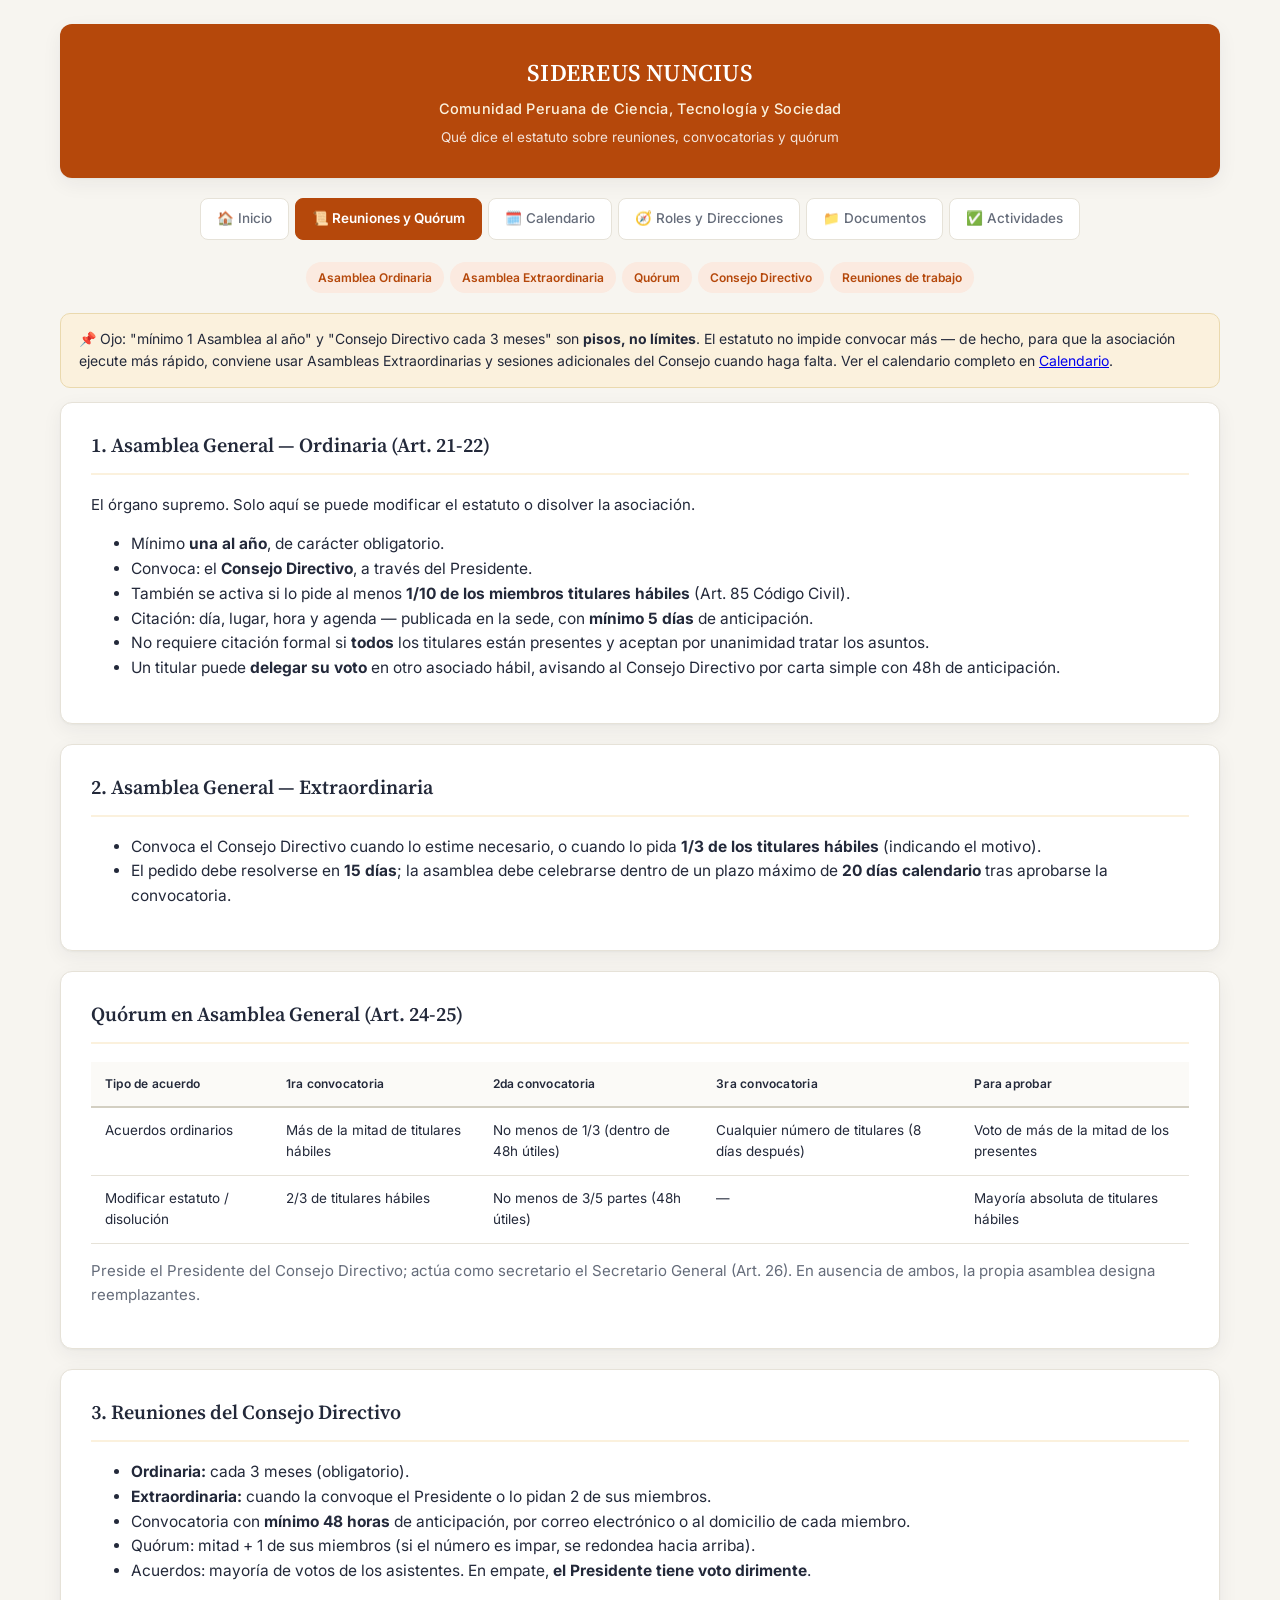
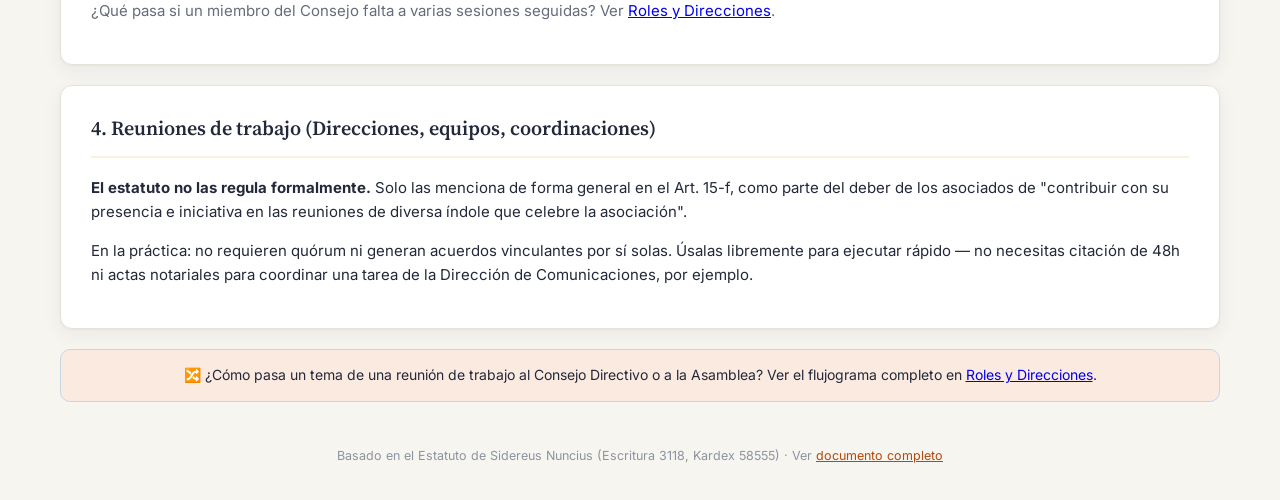
<file: convocatorias.html>
<!DOCTYPE html>
<html lang="es">
<head>
<meta charset="UTF-8">
<meta name="viewport" content="width=device-width, initial-scale=1.0">
<title>Reuniones y Quórum — Sidereus Nuncius</title>
<link rel="stylesheet" href="css/styles.css">
</head>
<body>
<div class="container">

  <header class="top">
    <div>
      <h1>SIDEREUS NUNCIUS <span>Comunidad Peruana de Ciencia, Tecnología y Sociedad</span></h1>
      <p>Qué dice el estatuto sobre reuniones, convocatorias y quórum</p>
    </div>
  </header>

  <nav class="mainnav">
    <a href="index.html">🏠 Inicio</a>
    <a href="convocatorias.html" class="active">📜 Reuniones y Quórum</a>
    <a href="asambleas.html">🗓️ Calendario</a>
    <a href="direcciones.html">🧭 Roles y Direcciones</a>
    <a href="documentos.html">📁 Documentos</a>
    <a href="actividades.html">✅ Actividades</a>
  </nav>

  <div class="quicknav">
    <a href="#ordinaria">Asamblea Ordinaria</a>
    <a href="#extraordinaria">Asamblea Extraordinaria</a>
    <a href="#quorum">Quórum</a>
    <a href="#consejo">Consejo Directivo</a>
    <a href="#trabajo">Reuniones de trabajo</a>
  </div>

  <div class="note-box">
    📌 Ojo: "mínimo 1 Asamblea al año" y "Consejo Directivo cada 3 meses" son <strong>pisos, no límites</strong>. El estatuto no impide convocar más — de hecho, para que la asociación ejecute más rápido, conviene usar Asambleas Extraordinarias y sesiones adicionales del Consejo cuando haga falta. Ver el calendario completo en <a href="asambleas.html">Calendario</a>.
  </div>

  <div class="card" id="ordinaria">
    <h2>1. Asamblea General — Ordinaria (Art. 21-22)</h2>
    <p>El órgano supremo. Solo aquí se puede modificar el estatuto o disolver la asociación.</p>
    <ul>
      <li>Mínimo <strong>una al año</strong>, de carácter obligatorio.</li>
      <li>Convoca: el <strong>Consejo Directivo</strong>, a través del Presidente.</li>
      <li>También se activa si lo pide al menos <strong>1/10 de los miembros titulares hábiles</strong> (Art. 85 Código Civil).</li>
      <li>Citación: día, lugar, hora y agenda — publicada en la sede, con <strong>mínimo 5 días</strong> de anticipación.</li>
      <li>No requiere citación formal si <strong>todos</strong> los titulares están presentes y aceptan por unanimidad tratar los asuntos.</li>
      <li>Un titular puede <strong>delegar su voto</strong> en otro asociado hábil, avisando al Consejo Directivo por carta simple con 48h de anticipación.</li>
    </ul>
  </div>

  <div class="card" id="extraordinaria">
    <h2>2. Asamblea General — Extraordinaria</h2>
    <ul>
      <li>Convoca el Consejo Directivo cuando lo estime necesario, o cuando lo pida <strong>1/3 de los titulares hábiles</strong> (indicando el motivo).</li>
      <li>El pedido debe resolverse en <strong>15 días</strong>; la asamblea debe celebrarse dentro de un plazo máximo de <strong>20 días calendario</strong> tras aprobarse la convocatoria.</li>
    </ul>
  </div>

  <div class="card" id="quorum">
    <h2>Quórum en Asamblea General (Art. 24-25)</h2>
    <div class="table-wrapper">
      <table>
        <thead><tr><th>Tipo de acuerdo</th><th>1ra convocatoria</th><th>2da convocatoria</th><th>3ra convocatoria</th><th>Para aprobar</th></tr></thead>
        <tbody>
          <tr>
            <td>Acuerdos ordinarios</td>
            <td>Más de la mitad de titulares hábiles</td>
            <td>No menos de 1/3 (dentro de 48h útiles)</td>
            <td>Cualquier número de titulares (8 días después)</td>
            <td>Voto de más de la mitad de los presentes</td>
          </tr>
          <tr>
            <td>Modificar estatuto / disolución</td>
            <td>2/3 de titulares hábiles</td>
            <td>No menos de 3/5 partes (48h útiles)</td>
            <td>—</td>
            <td>Mayoría absoluta de titulares hábiles</td>
          </tr>
        </tbody>
      </table>
    </div>
    <p class="dim">Preside el Presidente del Consejo Directivo; actúa como secretario el Secretario General (Art. 26). En ausencia de ambos, la propia asamblea designa reemplazantes.</p>
  </div>

  <div class="card" id="consejo">
    <h2>3. Reuniones del Consejo Directivo</h2>
    <ul>
      <li><strong>Ordinaria:</strong> cada 3 meses (obligatorio).</li>
      <li><strong>Extraordinaria:</strong> cuando la convoque el Presidente o lo pidan 2 de sus miembros.</li>
      <li>Convocatoria con <strong>mínimo 48 horas</strong> de anticipación, por correo electrónico o al domicilio de cada miembro.</li>
      <li>Quórum: mitad + 1 de sus miembros (si el número es impar, se redondea hacia arriba).</li>
      <li>Acuerdos: mayoría de votos de los asistentes. En empate, <strong>el Presidente tiene voto dirimente</strong>.</li>
    </ul>
    <p class="dim">¿Qué pasa si un miembro del Consejo falta a varias sesiones seguidas? Ver <a href="direcciones.html">Roles y Direcciones</a>.</p>
  </div>

  <div class="card" id="trabajo">
    <h2>4. Reuniones de trabajo (Direcciones, equipos, coordinaciones)</h2>
    <p><strong>El estatuto no las regula formalmente.</strong> Solo las menciona de forma general en el Art. 15-f, como parte del deber de los asociados de "contribuir con su presencia e iniciativa en las reuniones de diversa índole que celebre la asociación".</p>
    <p>En la práctica: no requieren quórum ni generan acuerdos vinculantes por sí solas. Úsalas libremente para ejecutar rápido — no necesitas citación de 48h ni actas notariales para coordinar una tarea de la Dirección de Comunicaciones, por ejemplo.</p>
  </div>

  <div class="note-box info" style="text-align:center;">
    🔀 ¿Cómo pasa un tema de una reunión de trabajo al Consejo Directivo o a la Asamblea? Ver el flujograma completo en <a href="direcciones.html">Roles y Direcciones</a>.
  </div>

  <footer class="site">
    Basado en el Estatuto de Sidereus Nuncius (Escritura 3118, Kardex 58555) · Ver <a href="documentos.html">documento completo</a>
  </footer>

</div>
</body>
</html>
</file>
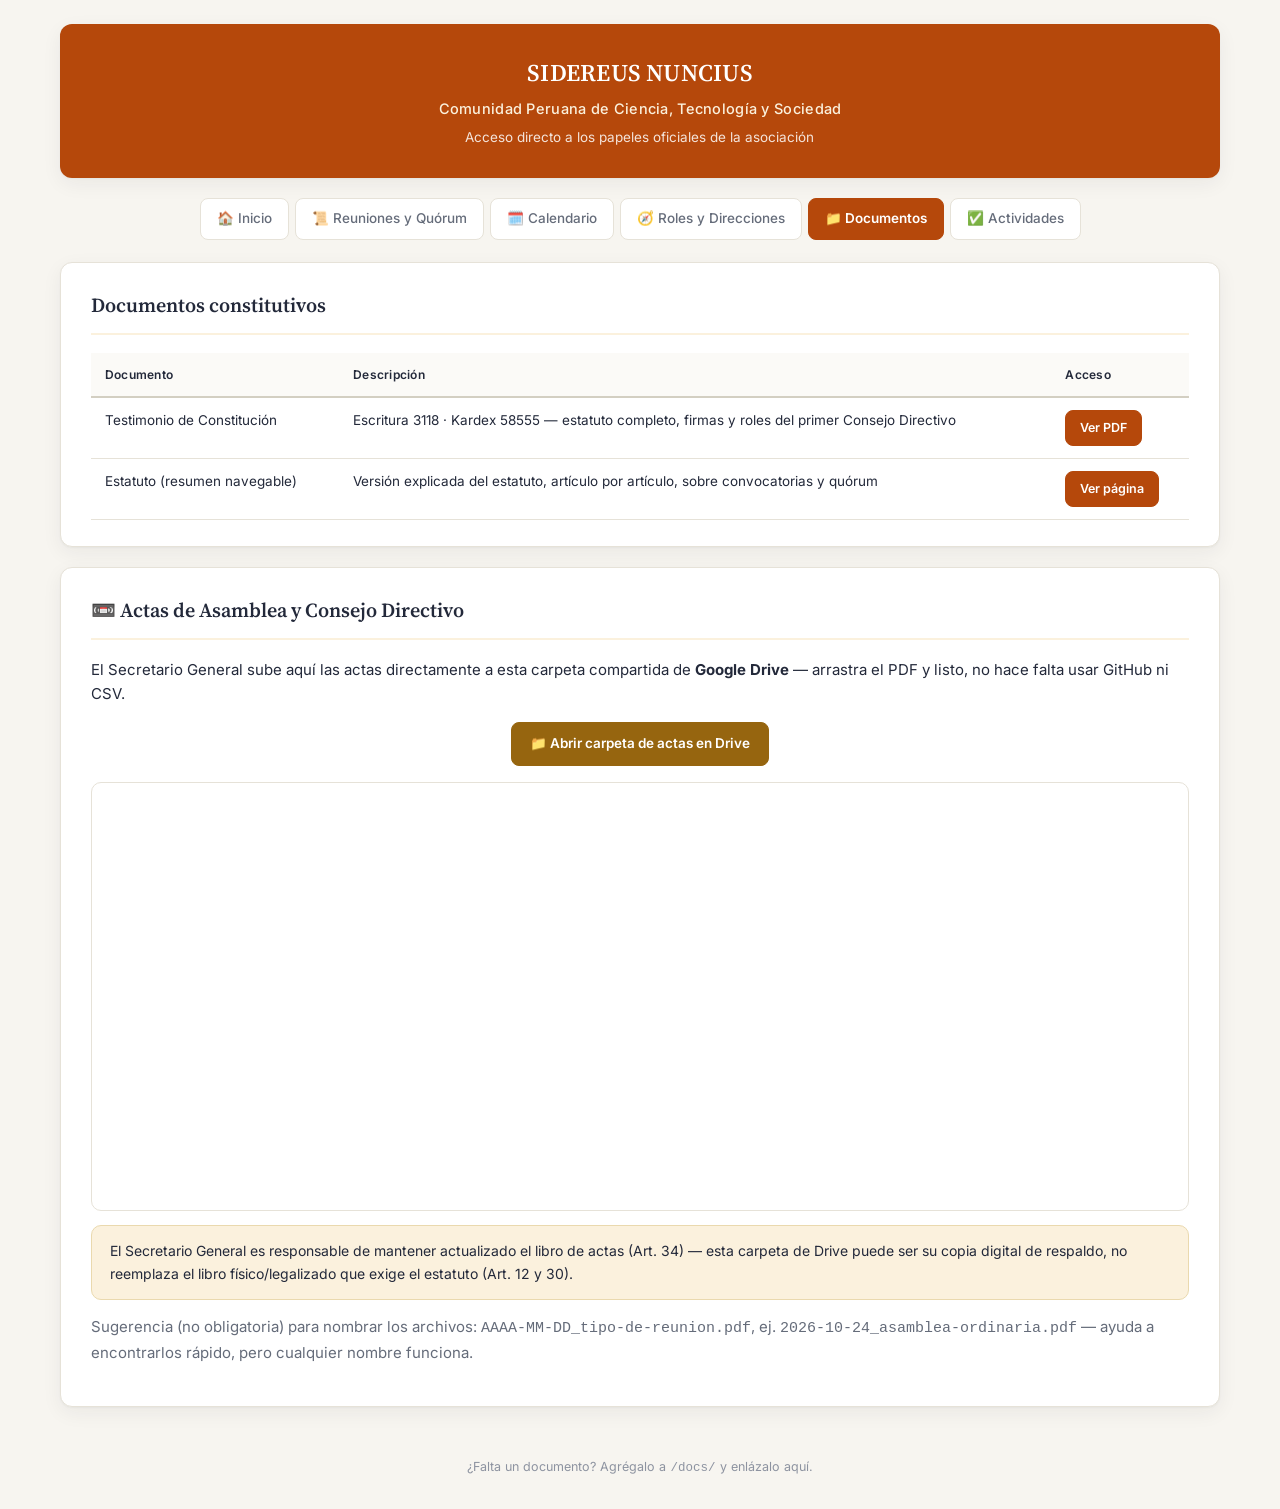
<file: documentos.html>
<!DOCTYPE html>
<html lang="es">
<head>
<meta charset="UTF-8">
<meta name="viewport" content="width=device-width, initial-scale=1.0">
<title>Documentos — Sidereus Nuncius</title>
<link rel="stylesheet" href="css/styles.css">
</head>
<body>
<div class="container">

  <header class="top">
    <div>
      <h1>SIDEREUS NUNCIUS <span>Comunidad Peruana de Ciencia, Tecnología y Sociedad</span></h1>
      <p>Acceso directo a los papeles oficiales de la asociación</p>
    </div>
  </header>

  <nav class="mainnav">
    <a href="index.html">🏠 Inicio</a>
    <a href="convocatorias.html">📜 Reuniones y Quórum</a>
    <a href="asambleas.html">🗓️ Calendario</a>
    <a href="direcciones.html">🧭 Roles y Direcciones</a>
    <a href="documentos.html" class="active">📁 Documentos</a>
    <a href="actividades.html">✅ Actividades</a>
  </nav>

  <div class="card">
    <h2>Documentos constitutivos</h2>
    <div class="table-wrapper">
      <table>
        <thead><tr><th>Documento</th><th>Descripción</th><th>Acceso</th></tr></thead>
        <tbody>
          <tr>
            <td>Testimonio de Constitución</td>
            <td>Escritura 3118 · Kardex 58555 — estatuto completo, firmas y roles del primer Consejo Directivo</td>
            <td><a class="btn small" href="docs/T0058555-signed.pdf" target="_blank">Ver PDF</a></td>
          </tr>
          <tr>
            <td>Estatuto (resumen navegable)</td>
            <td>Versión explicada del estatuto, artículo por artículo, sobre convocatorias y quórum</td>
            <td><a class="btn small" href="convocatorias.html">Ver página</a></td>
          </tr>
        </tbody>
      </table>
    </div>
  </div>

  <!-- ================= CONFIG ================= -->
  <!-- Pega aquí el ID de la carpeta de Drive de actas (ver README.md para cómo crearla y obtener el ID) -->
  <script>
    const CONFIG = {
      DRIVE_ACTAS_FOLDER_ID: "1EPSOUnSbQ2eApG3oyCH2RI1q4sS_3y__"   // ej: "1AbCdEfGhIjKlMnOpQrStUvWxYz"
    };
  </script>
  <!-- ============================================ -->

  <div class="card">
    <h2>📼 Actas de Asamblea y Consejo Directivo</h2>
    <p>El Secretario General sube aquí las actas directamente a esta carpeta compartida de <strong>Google Drive</strong> — arrastra el PDF y listo, no hace falta usar GitHub ni CSV.</p>
    <div id="drive-warning"></div>
    <p style="text-align:center; margin:16px 0;">
      <a class="btn gold" id="drive-open-btn" href="#" target="_blank">📁 Abrir carpeta de actas en Drive</a>
    </p>
    <div id="drive-embed-wrapper" style="border:1px solid var(--border); border-radius:10px; overflow:hidden;"></div>
    <div class="note-box">
      El Secretario General es responsable de mantener actualizado el libro de actas (Art. 34) — esta carpeta de Drive puede ser su copia digital de respaldo, no reemplaza el libro físico/legalizado que exige el estatuto (Art. 12 y 30).
    </div>
    <p class="dim">Sugerencia (no obligatoria) para nombrar los archivos: <code>AAAA-MM-DD_tipo-de-reunion.pdf</code>, ej. <code>2026-10-24_asamblea-ordinaria.pdf</code> — ayuda a encontrarlos rápido, pero cualquier nombre funciona.</p>
  </div>

  <script>
    if (CONFIG.DRIVE_ACTAS_FOLDER_ID) {
      document.getElementById('drive-open-btn').href = 'https://drive.google.com/drive/folders/' + CONFIG.DRIVE_ACTAS_FOLDER_ID;
      document.getElementById('drive-embed-wrapper').innerHTML =
        '<iframe src="https://drive.google.com/embeddedfolderview?id=' + CONFIG.DRIVE_ACTAS_FOLDER_ID + '#list" style="width:100%; height:420px; border:none;"></iframe>';
    } else {
      document.getElementById('drive-open-btn').style.opacity = '0.5';
      document.getElementById('drive-open-btn').style.pointerEvents = 'none';
      document.getElementById('drive-warning').innerHTML =
        '<div class="note-box">⚙️ Todavía no está conectada la carpeta de Drive. Ver instrucciones en <code>README.md</code>.</div>';
    }
  </script>

  <footer class="site">
    ¿Falta un documento? Agrégalo a <code>/docs/</code> y enlázalo aquí.
  </footer>

</div>
</body>
</html>
</file>
<file: css/styles.css>
/* ===========================================================
   SIDEREUS NUNCIUS — sistema visual
   Paleta clara y cálida, pensada para lectura larga de
   contenido normativo/operativo. Serif editorial para
   títulos (guiño al "Sidereus Nuncius" de Galileo), sans
   legible para cuerpo de texto, tablas y UI.
   =========================================================== */

@import url('https://fonts.googleapis.com/css2?family=Source+Serif+4:opsz,wght@8..60,400;8..60,600;8..60,700&family=Inter:wght@400;500;600;700&display=swap');

:root {
    /* Superficies */
    --bg-page: #F7F5F0;        /* crema cálido, no blanco puro: menos fatiga visual */
    --bg-card: #FFFFFF;
    --bg-inset: #FBFAF7;        /* para bloques anidados dentro de una card */

    /* Texto */
    --ink: #23293A;             /* casi-negro cálido, más suave que #000 */
    --ink-dim: #656C7A;         /* texto secundario, sigue siendo legible (>4.5:1) */
    --ink-faint: #8D93A0;

    /* Bordes */
    --border: #E6E2D8;
    --border-strong: #D3CFC2;

    /* Acentos — evocan cielo nocturno y bronce de instrumentos astronómicos,
       sin caer en neón sobre negro */
    --accent: #B5480B;          /* naranja oscuro / terracota profundo, color principal interactivo */
    --accent-soft: #FBEAE0;     /* fondo suave para resaltar sobre --accent */
    --gold: #96650F;            /* bronce/dorado apagado, para énfasis puntual */
    --gold-soft: #FBF1DD;

    --success: #2E6B47;
    --success-soft: #E7F2EA;
    --danger: #A23B27;
    --danger-soft: #FBEBE6;
    --warn: #8A5A0B;
    --warn-soft: #FBF1DD;

    --shadow: 0 1px 2px rgba(35,41,58,0.04), 0 6px 20px rgba(35,41,58,0.06);
    --radius: 12px;
}

* { box-sizing: border-box; }

body {
    font-family: 'Inter', -apple-system, BlinkMacSystemFont, "Segoe UI", Roboto, sans-serif;
    background-color: var(--bg-page);
    color: var(--ink);
    margin: 0;
    padding: 24px;
    line-height: 1.6;
    font-size: 15.5px;
    -webkit-font-smoothing: antialiased;
}

h1, h2, h3, .serif { font-family: 'Source Serif 4', Georgia, serif; }

.container { max-width: 1160px; margin: 0 auto; }

/* Header + nav */
header.top {
    background-color: var(--accent);
    padding: 30px 32px;
    border-radius: var(--radius);
    margin-bottom: 20px;
    display: flex;
    flex-direction: column;
    align-items: center;
    text-align: center;
    gap: 6px;
    box-shadow: var(--shadow);
}
header.top h1 { margin: 0; font-size: 24px; font-weight: 600; color: #FFFFFF; letter-spacing: 0.01em; }
header.top h1 span { color: var(--gold-soft); font-family: 'Inter', sans-serif; font-weight: 500; font-size: 14.5px; display: block; margin-top: 5px; letter-spacing: 0.02em; }
header.top p { margin: 6px 0 0 0; color: rgba(255,255,255,0.85); font-size: 13.5px; max-width: 60ch; }

nav.mainnav {
    display: flex;
    flex-wrap: wrap;
    justify-content: center;
    gap: 6px;
    margin-bottom: 22px;
}
nav.mainnav a {
    text-decoration: none;
    color: var(--ink-dim);
    background: var(--bg-card);
    border: 1px solid var(--border);
    padding: 9px 16px;
    border-radius: 8px;
    font-size: 13.5px;
    font-weight: 500;
    transition: all .15s ease;
}
nav.mainnav a:hover { color: var(--accent); border-color: var(--accent); }
nav.mainnav a.active { color: #FFFFFF; background: var(--accent); border-color: var(--accent); font-weight: 600; }

/* Cards */
.card {
    background-color: var(--bg-card);
    border-radius: var(--radius);
    padding: 26px 30px;
    margin-bottom: 20px;
    border: 1px solid var(--border);
    box-shadow: var(--shadow);
}
.card h2 {
    margin-top: 0;
    font-size: 20px;
    font-weight: 600;
    color: var(--ink);
    border-bottom: 2px solid var(--gold-soft);
    padding-bottom: 12px;
    margin-bottom: 18px;
}
.card h3 { color: var(--accent); font-size: 16px; margin-bottom: 8px; font-weight: 600; }
.card p { color: var(--ink); font-size: 15px; }
.card p.dim, li.dim, span.dim { color: var(--ink-dim); }

/* Hub cards */
.hub-grid { display: grid; grid-template-columns: repeat(auto-fit, minmax(240px, 1fr)); gap: 16px; }
.hub-card {
    display: block;
    background: var(--bg-card);
    border: 1px solid var(--border);
    border-left: 4px solid var(--accent);
    border-radius: var(--radius);
    padding: 22px;
    text-decoration: none;
    color: var(--ink);
    box-shadow: var(--shadow);
    transition: transform .15s ease, border-left-color .15s ease;
}
.hub-card:hover { transform: translateY(-2px); border-left-color: var(--gold); }
.hub-card .icon { font-size: 24px; margin-bottom: 10px; display: block; }
.hub-card h3 { color: var(--ink); margin: 0 0 6px 0; font-size: 16.5px; font-family: 'Source Serif 4', serif; font-weight: 600; }
.hub-card p { color: var(--ink-dim); font-size: 13.5px; margin: 0; max-width: none; }

/* Tables */
.table-wrapper { overflow-x: auto; }
table { width: 100%; border-collapse: collapse; font-size: 13.5px; text-align: left; }
th { padding: 12px 14px; background-color: var(--bg-inset); color: var(--ink); border-bottom: 2px solid var(--border-strong); font-weight: 600; font-size: 12px; letter-spacing: 0.02em; }
td { padding: 12px 14px; border-bottom: 1px solid var(--border); color: var(--ink); vertical-align: top; }
tr:hover td { background-color: var(--bg-inset); }

/* Badges */
.badge { display: inline-block; padding: 3px 10px; border-radius: 20px; font-size: 11px; font-weight: 600; letter-spacing: .01em; }
.badge-high, .badge-danger { background-color: var(--danger-soft); color: var(--danger); }
.badge-medium, .badge-warn { background-color: var(--warn-soft); color: var(--warn); }
.badge-active, .badge-info { background-color: var(--accent-soft); color: var(--accent); }
.badge-completed, .badge-success { background-color: var(--success-soft); color: var(--success); }

/* Buttons */
.btn {
    display: inline-flex; align-items: center; gap: 8px;
    background-color: var(--accent);
    border: 1px solid var(--accent);
    color: #FFFFFF;
    padding: 10px 18px;
    border-radius: 8px;
    font-size: 13.5px;
    font-weight: 600;
    cursor: pointer;
    text-decoration: none;
    transition: all 0.15s ease;
}
.btn:hover { background-color: #7C3406; border-color: #7C3406; }
.btn.gold { background-color: var(--gold); border-color: var(--gold); }
.btn.gold:hover { background-color: #7A5209; border-color: #7A5209; }
.btn.small { padding: 7px 14px; font-size: 12.5px; }

/* Meeting cards */
.meeting-card {
    background: var(--bg-inset);
    border: 1px solid var(--border);
    border-left: 4px solid var(--accent);
    border-radius: 10px;
    padding: 18px 20px;
    margin-bottom: 14px;
}
.meeting-card .meta { display: flex; flex-wrap: wrap; gap: 8px; margin: 10px 0 12px 0; font-size: 12.5px; color: var(--ink-dim); }
.meeting-card .meta span { background: var(--bg-card); border: 1px solid var(--border); padding: 3px 10px; border-radius: 6px; }
.meeting-card .agenda-list { margin: 10px 0 0 0; padding-left: 18px; font-size: 13.5px; color: var(--ink); }
.meeting-card .agenda-list li { margin-bottom: 5px; }

.quorum-bar { height: 8px; border-radius: 5px; background: var(--border); overflow: hidden; margin: 8px 0; }
.quorum-bar-fill { height: 100%; background: var(--accent); transition: width .3s ease; }
.quorum-bar-fill.ok { background: var(--success); }

/* Role cards */
.role-grid { display: grid; grid-template-columns: repeat(auto-fit, minmax(220px, 1fr)); gap: 14px; }
.role-card { background: var(--bg-inset); border: 1px solid var(--border); border-radius: 10px; padding: 16px 18px; }
.role-card .cargo { color: var(--gold); font-size: 11.5px; text-transform: uppercase; letter-spacing: .04em; font-weight: 700; }
.role-card .nombre { font-size: 15.5px; font-weight: 600; margin: 5px 0 8px 0; font-family: 'Source Serif 4', serif; }
.role-card ul { margin: 0; padding-left: 18px; font-size: 12.5px; color: var(--ink-dim); }
.role-card ul li { margin-bottom: 3px; }

.note-box {
    background: var(--warn-soft);
    border: 1px solid #EAD9AE;
    border-radius: 10px;
    padding: 14px 18px;
    font-size: 14px;
    color: var(--ink);
    margin: 14px 0;
}
.note-box.info { background: var(--accent-soft); border-color: #C7D6E7; }
.note-box.danger { background: var(--danger-soft); border-color: #E7C4B8; }

/* Tabs (usados en asambleas.html y actividades.html) */
.type-tabs, .tabs { display: flex; flex-wrap: wrap; gap: 8px; margin-bottom: 18px; }
.type-tab, .tab-btn {
    background: var(--bg-card); border: 1px solid var(--border); color: var(--ink-dim);
    padding: 8px 14px; border-radius: 8px; font-size: 12.5px; font-weight: 600; cursor: pointer;
}
.type-tab.active, .tab-btn.active { background: var(--accent); color: #FFFFFF; border-color: var(--accent); }

.auto-agenda { margin-top: 10px; padding: 12px 14px; border-radius: 8px; background: var(--danger-soft); border: 1px dashed #E7C4B8; }
.auto-agenda strong { color: var(--danger); font-size: 12px; text-transform: uppercase; letter-spacing: .04em; }
.auto-agenda ul { margin: 6px 0 0 0; padding-left: 18px; font-size: 13px; }
.auto-agenda li span.dim { font-size: 11.5px; }

/* Mission control (actividades.html) */
.layout-grid { display: grid; grid-template-columns: 1fr 400px; gap: 20px; }
.date-label { font-size: 12px; color: var(--accent); margin-bottom: 12px; background: var(--accent-soft); padding: 4px 10px; border-radius: 6px; display: inline-block; font-weight: 600; }
.week-content { display: none; }
.week-content.active { display: block; }
.member-metrics-row { display: grid; grid-template-columns: 130px 1fr 1fr; align-items: center; gap: 10px; padding: 12px 14px; border-radius: 8px; background: var(--bg-inset); margin-bottom: 8px; border: 1px solid var(--border); }
.member-name-tag { font-size: 14px; font-weight: 600; color: var(--ink); }
.metric-counter { font-size: 11.5px; padding: 6px; border-radius: 6px; text-align: center; font-weight: 700; }
.metric-counter.active-tasks { background: var(--accent-soft); color: var(--accent); }
.metric-counter.completed-tasks { background: var(--success-soft); color: var(--success); }
.inactive-member { opacity: 0.55; border-style: dashed; }
.export-btn {
    width: 100%; background-color: var(--accent); border: 1px solid var(--accent); color: #FFFFFF;
    padding: 12px; border-radius: 8px; font-size: 13px; font-weight: 600; cursor: pointer;
    transition: all 0.15s ease; margin-top: 14px; display: flex; align-items: center; justify-content: center; gap: 8px;
}
.export-btn:hover { background-color: #7C3406; }
.search-box input { background-color: #FFFFFF; border: 1px solid var(--border-strong); color: var(--ink); padding: 10px 16px; border-radius: 8px; font-size: 14px; width: 280px; outline: none; }
.search-box input:focus { border-color: var(--accent); }

/* Flujograma central (index.html) */
.flow-wrap { display: flex; flex-wrap: wrap; justify-content: center; align-items: stretch; gap: 6px; margin: 24px 0 20px 0; }
.flow-step { background: var(--bg-inset); border: 1px solid var(--border); border-radius: 10px; padding: 20px 18px; width: 210px; text-align: center; }
.flow-step .flow-icon { font-size: 26px; display: block; margin-bottom: 8px; }
.flow-step h4 { margin: 0 0 10px 0; font-family: 'Source Serif 4', serif; font-size: 15.5px; color: var(--accent); }
.flow-step .flow-row { font-size: 12px; color: var(--ink-dim); margin-bottom: 5px; text-align: left; }
.flow-step .flow-row b { color: var(--ink); font-weight: 600; }
.flow-arrow { display: flex; align-items: center; justify-content: center; font-size: 22px; color: var(--gold); padding: 0 2px; }
.flow-decision { background: var(--gold-soft); border: 1px dashed var(--gold); border-radius: 20px; padding: 12px 16px; width: 160px; text-align: center; font-size: 12px; font-weight: 600; color: var(--gold); align-self: center; }
.flow-decision .flow-sub { display: block; font-size: 10.5px; font-weight: 500; color: var(--ink-dim); margin-top: 5px; }

.flow-note { text-align: center; max-width: 62ch; margin: 4px auto 0 auto; color: var(--ink-dim); font-size: 14px; }

/* Mini-índice de anclas (páginas largas) */
.quicknav { display: flex; flex-wrap: wrap; justify-content: center; gap: 6px; margin: 0 0 20px 0; }
.quicknav a { text-decoration: none; font-size: 12px; font-weight: 600; color: var(--accent); background: var(--accent-soft); padding: 6px 12px; border-radius: 20px; }
.quicknav a:hover { background: var(--accent); color: #fff; }

/* Aviso de próxima reunión (index.html) */
.next-meeting-banner { background: var(--accent-soft); border: 1px solid #E0C4A8; border-radius: var(--radius); padding: 18px 24px; margin-bottom: 20px; text-align: center; }
.next-meeting-banner .label { font-size: 11.5px; text-transform: uppercase; letter-spacing: .06em; color: var(--gold); font-weight: 700; }
.next-meeting-banner h3 { margin: 6px 0; font-family: 'Source Serif 4', serif; font-size: 18px; color: var(--ink); }
.next-meeting-banner .meta { font-size: 13px; color: var(--ink-dim); }
@media (max-width: 760px) {
    .flow-wrap { flex-direction: column; align-items: center; }
    .flow-arrow { transform: rotate(90deg); }
}

footer.site { text-align: center; color: var(--ink-faint); font-size: 12.5px; padding: 30px 0 10px 0; }
footer.site a { color: var(--accent); }

@media (max-width: 860px) {
    .layout-grid { grid-template-columns: 1fr; }
    header.top { flex-direction: column; align-items: flex-start; }
}
</file>
